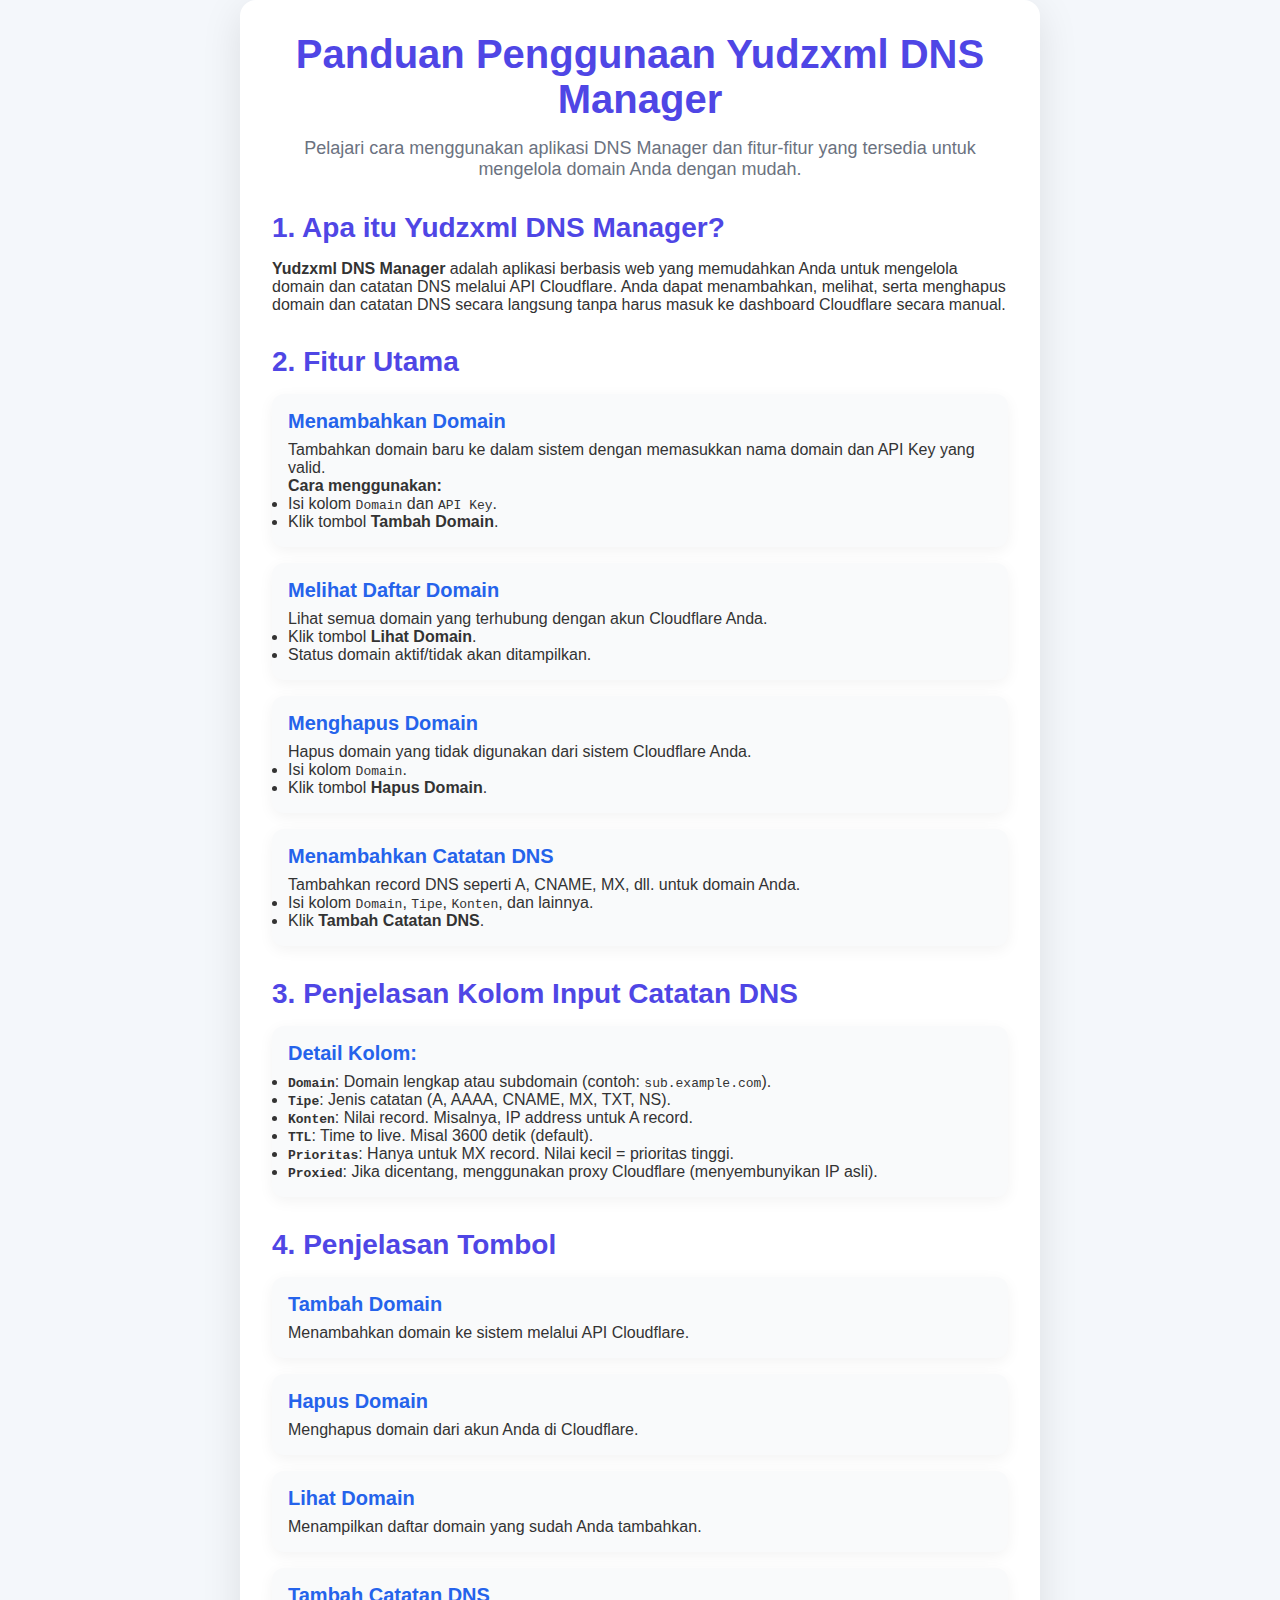
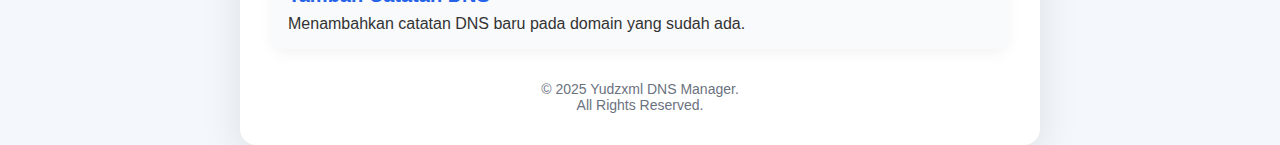
<file: user-guide.html>
<!DOCTYPE html>
<html lang="id">
<head>
  <meta charset="UTF-8">
  <meta name="viewport" content="width=device-width, initial-scale=1.0">
  <meta http-equiv="X-UA-Compatible" content="ie=edge">
  <title>Panduan Penggunaan - Yudzxml DNS Manager</title>
  <link rel="stylesheet" href="/guide-user.css">
</head>
<body>
  <div class="guide-container">
    <header>
      <h1>Panduan Penggunaan Yudzxml DNS Manager</h1>
      <p>Pelajari cara menggunakan aplikasi DNS Manager dan fitur-fitur yang tersedia untuk mengelola domain Anda dengan mudah.</p>
    </header>

    <section class="section">
      <h2>1. Apa itu Yudzxml DNS Manager?</h2>
      <p><strong>Yudzxml DNS Manager</strong> adalah aplikasi berbasis web yang memudahkan Anda untuk mengelola domain dan catatan DNS melalui API Cloudflare. Anda dapat menambahkan, melihat, serta menghapus domain dan catatan DNS secara langsung tanpa harus masuk ke dashboard Cloudflare secara manual.</p>
    </section>

    <section class="section">
      <h2>2. Fitur Utama</h2>

      <div class="feature">
        <h3>Menambahkan Domain</h3>
        <p>Tambahkan domain baru ke dalam sistem dengan memasukkan nama domain dan API Key yang valid.</p>
        <p><strong>Cara menggunakan:</strong></p>
        <ul>
          <li>Isi kolom <code>Domain</code> dan <code>API Key</code>.</li>
          <li>Klik tombol <strong>Tambah Domain</strong>.</li>
        </ul>
      </div>

      <div class="feature">
        <h3>Melihat Daftar Domain</h3>
        <p>Lihat semua domain yang terhubung dengan akun Cloudflare Anda.</p>
        <ul>
          <li>Klik tombol <strong>Lihat Domain</strong>.</li>
          <li>Status domain aktif/tidak akan ditampilkan.</li>
        </ul>
      </div>

      <div class="feature">
        <h3>Menghapus Domain</h3>
        <p>Hapus domain yang tidak digunakan dari sistem Cloudflare Anda.</p>
        <ul>
          <li>Isi kolom <code>Domain</code>.</li>
          <li>Klik tombol <strong>Hapus Domain</strong>.</li>
        </ul>
      </div>

      <div class="feature">
        <h3>Menambahkan Catatan DNS</h3>
        <p>Tambahkan record DNS seperti A, CNAME, MX, dll. untuk domain Anda.</p>
        <ul>
          <li>Isi kolom <code>Domain</code>, <code>Tipe</code>, <code>Konten</code>, dan lainnya.</li>
          <li>Klik <strong>Tambah Catatan DNS</strong>.</li>
        </ul>
      </div>
    </section>

    <section class="section">
      <h2>3. Penjelasan Kolom Input Catatan DNS</h2>
      <div class="feature">
        <h3>Detail Kolom:</h3>
        <ul>
          <li><strong><code>Domain</code></strong>: Domain lengkap atau subdomain (contoh: <code>sub.example.com</code>).</li>
          <li><strong><code>Tipe</code></strong>: Jenis catatan (A, AAAA, CNAME, MX, TXT, NS).</li>
          <li><strong><code>Konten</code></strong>: Nilai record. Misalnya, IP address untuk A record.</li>
          <li><strong><code>TTL</code></strong>: Time to live. Misal 3600 detik (default).</li>
          <li><strong><code>Prioritas</code></strong>: Hanya untuk MX record. Nilai kecil = prioritas tinggi.</li>
          <li><strong><code>Proxied</code></strong>: Jika dicentang, menggunakan proxy Cloudflare (menyembunyikan IP asli).</li>
        </ul>
      </div>
    </section>

    <section class="section">
      <h2>4. Penjelasan Tombol</h2>

      <div class="feature">
        <h3><strong>Tambah Domain</strong></h3>
        <p>Menambahkan domain ke sistem melalui API Cloudflare.</p>
      </div>

      <div class="feature">
        <h3><strong>Hapus Domain</strong></h3>
        <p>Menghapus domain dari akun Anda di Cloudflare.</p>
      </div>

      <div class="feature">
        <h3><strong>Lihat Domain</strong></h3>
        <p>Menampilkan daftar domain yang sudah Anda tambahkan.</p>
      </div>

      <div class="feature">
        <h3><strong>Tambah Catatan DNS</strong></h3>
        <p>Menambahkan catatan DNS baru pada domain yang sudah ada.</p>
      </div>
    </section>

    <footer>
      <p>&copy; 2025 Yudzxml DNS Manager.<br>All Rights Reserved.</p>
    </footer>
  </div>
</body>
</html>
</file>
<file: guide-user.css>
/* Gaya Global */
*,
*::before,
*::after {
  margin: 0;
  padding: 0;
  box-sizing: border-box;
}

body {
  font-family: 'Inter', sans-serif;
  background-color: #f4f7fb;
  color: #333;
  margin: 0;
  padding: 0;
  display: flex;
  justify-content: center;
  align-items: center;
  min-height: 100vh;
}

.guide-container {
  background-color: white;
  border-radius: 1rem;
  box-shadow: 0 10px 40px rgba(0, 0, 0, 0.1);
  padding: 2rem;
  width: 100%;
  max-width: 800px;
}

header h1 {
  font-size: 2.5rem;
  color: #4f46e5;
  text-align: center;
  margin-bottom: 1rem;
}

header p {
  text-align: center;
  font-size: 1.125rem;
  color: #6b7280;
}

section {
  margin-top: 2rem;
}

section h2 {
  font-size: 1.75rem;
  color: #4f46e5;
  margin-bottom: 1rem;
}

.feature {
  background-color: #f9fafb;
  padding: 1rem;
  border-radius: 0.75rem;
  margin-bottom: 1rem;
  box-shadow: 0 4px 15px rgba(0, 0, 0, 0.05);
}

.feature h3 {
  color: #2563eb;
  font-size: 1.25rem;
  margin-bottom: 0.5rem;
}

footer {
  font-size: 0.875rem;
  color: #6b7280;
  text-align: center;
  margin-top: 2rem;
}

footer p {
  margin-bottom: 0;
}

@media (max-width: 768px) {
  .guide-container {
    padding: 1.5rem;
  }
}
</file>
